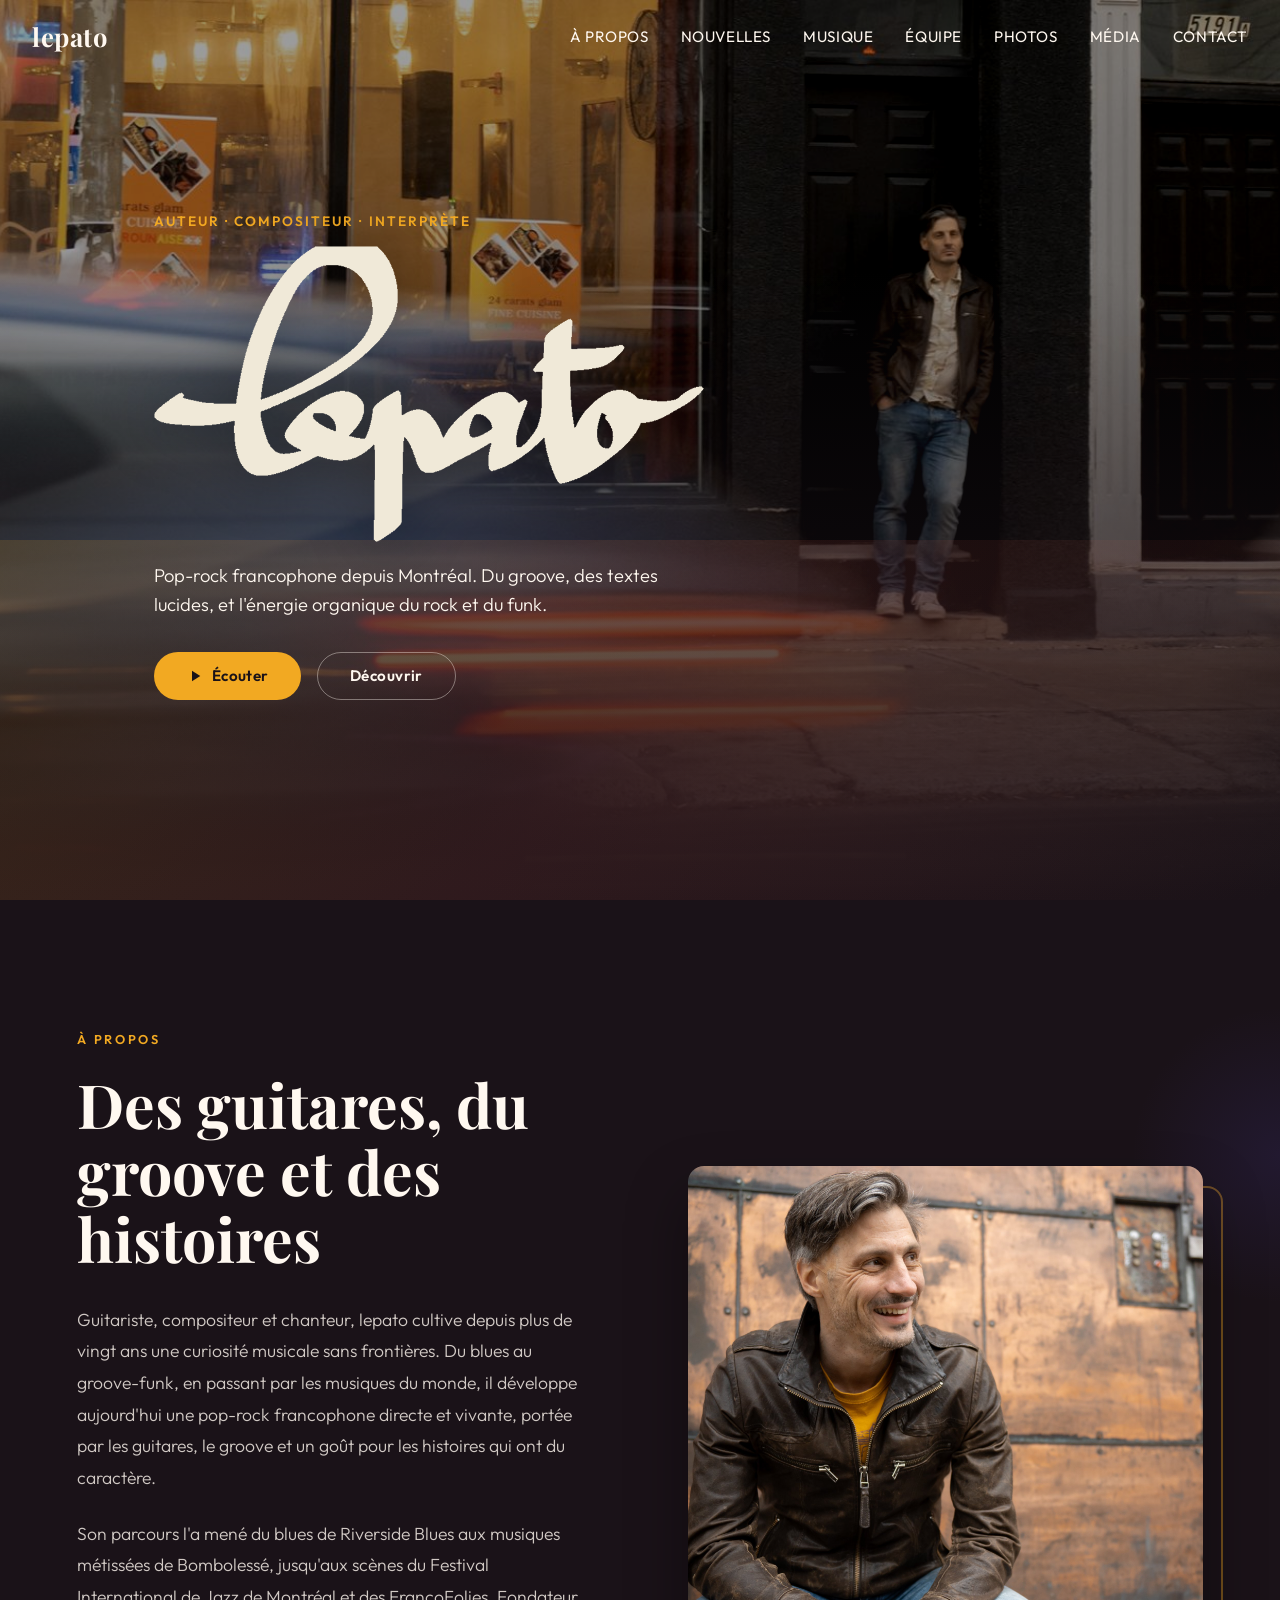
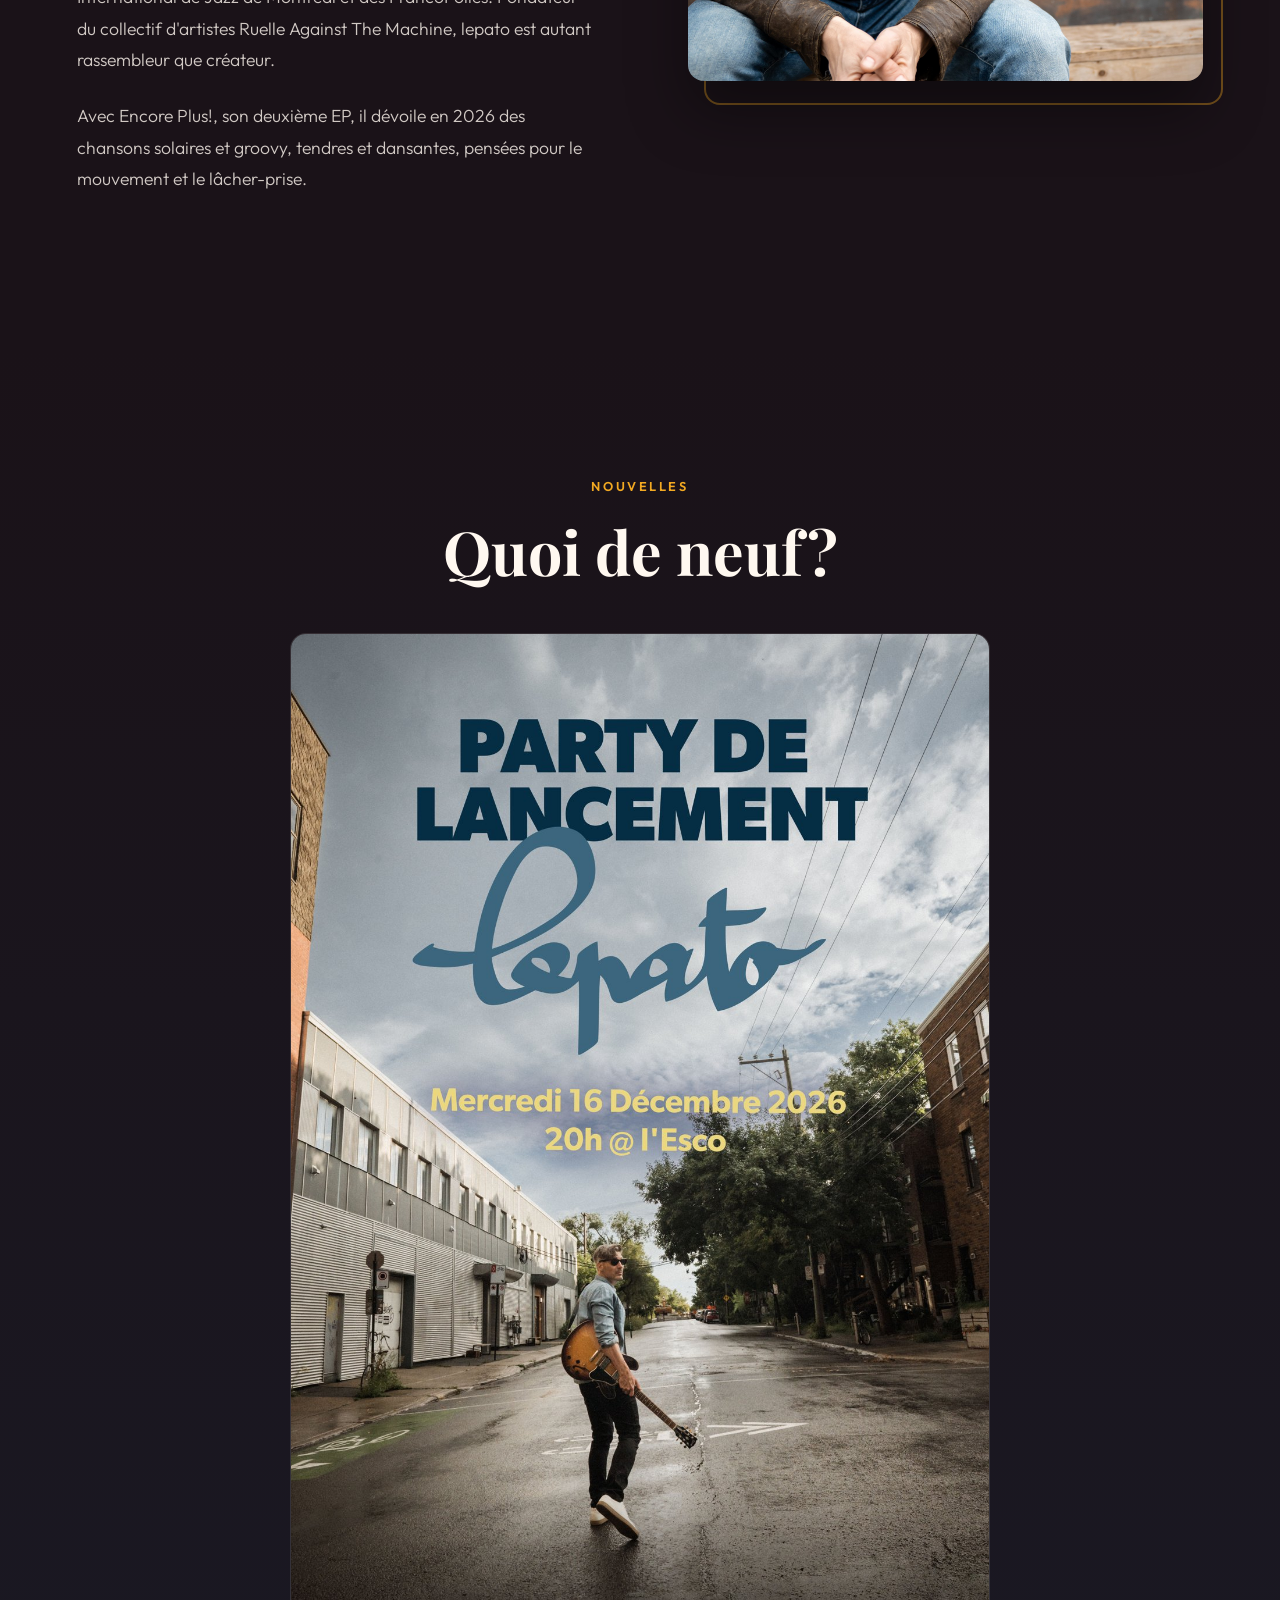
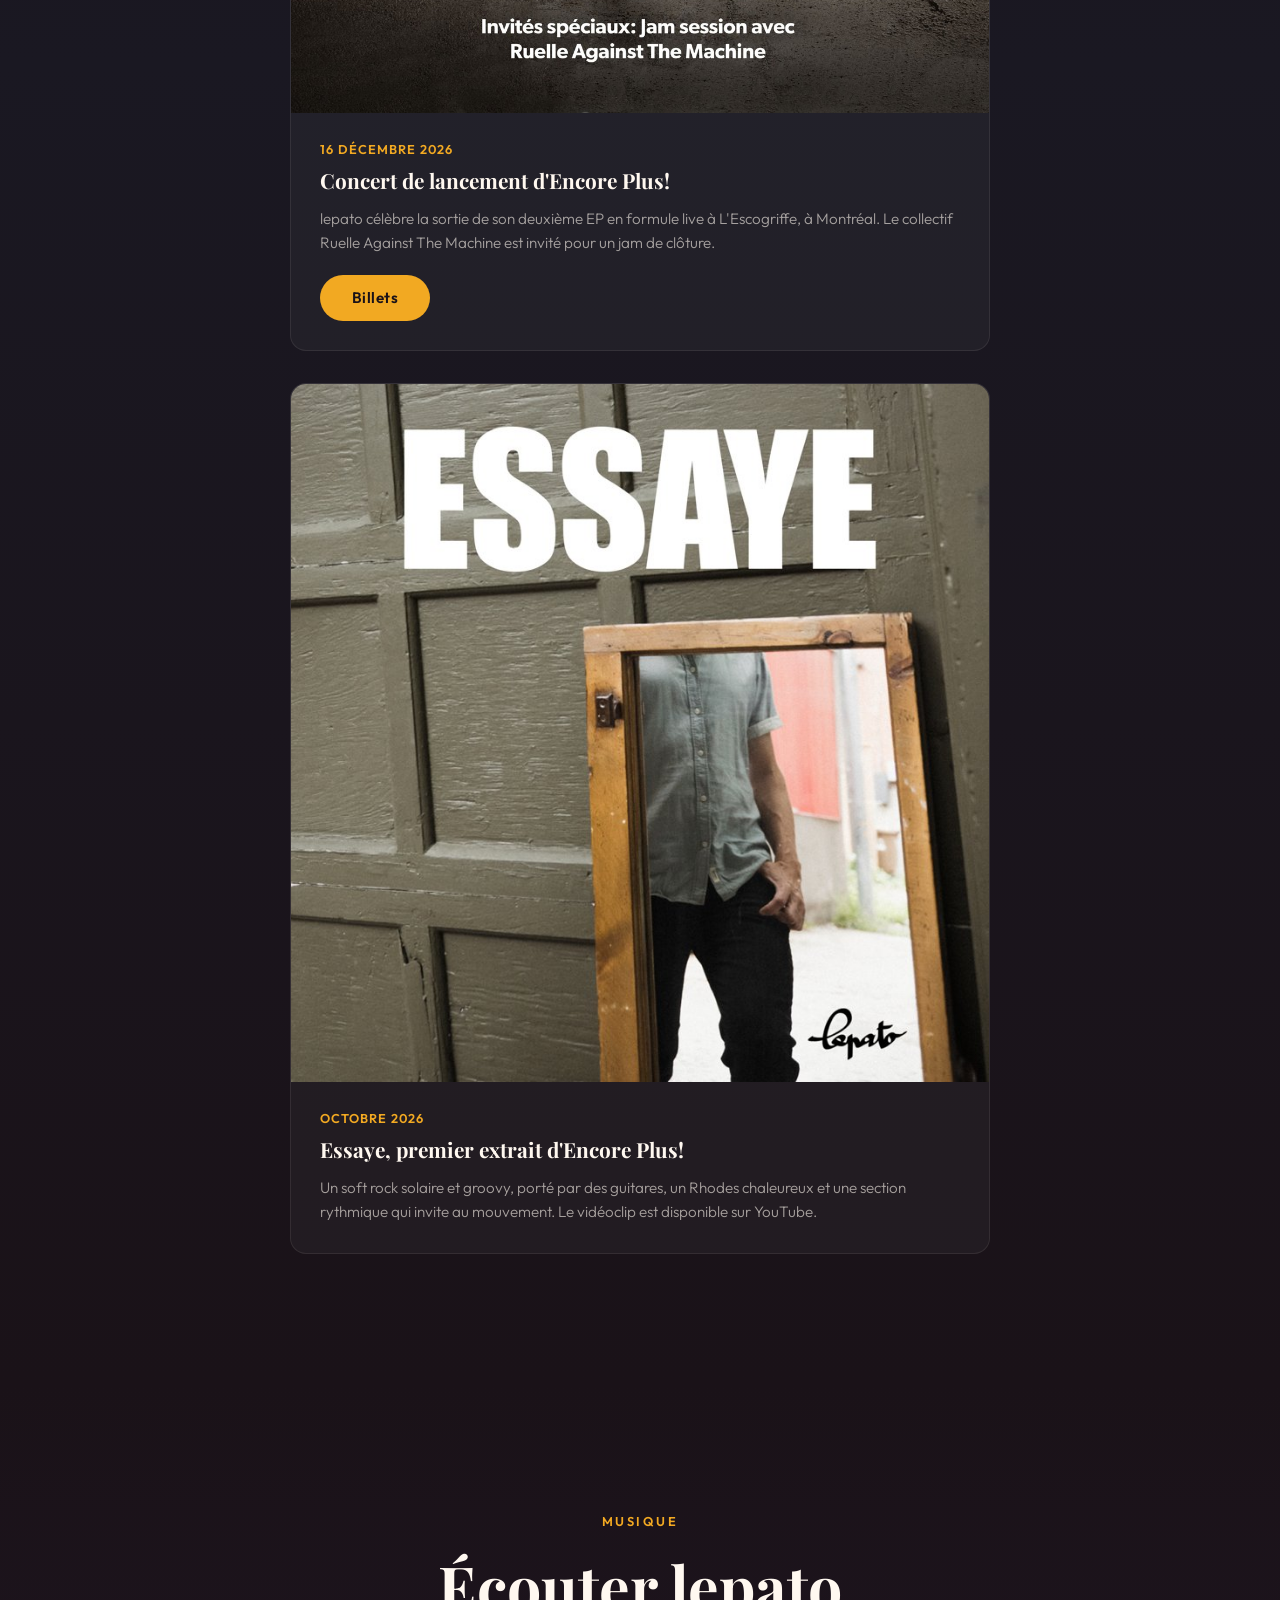
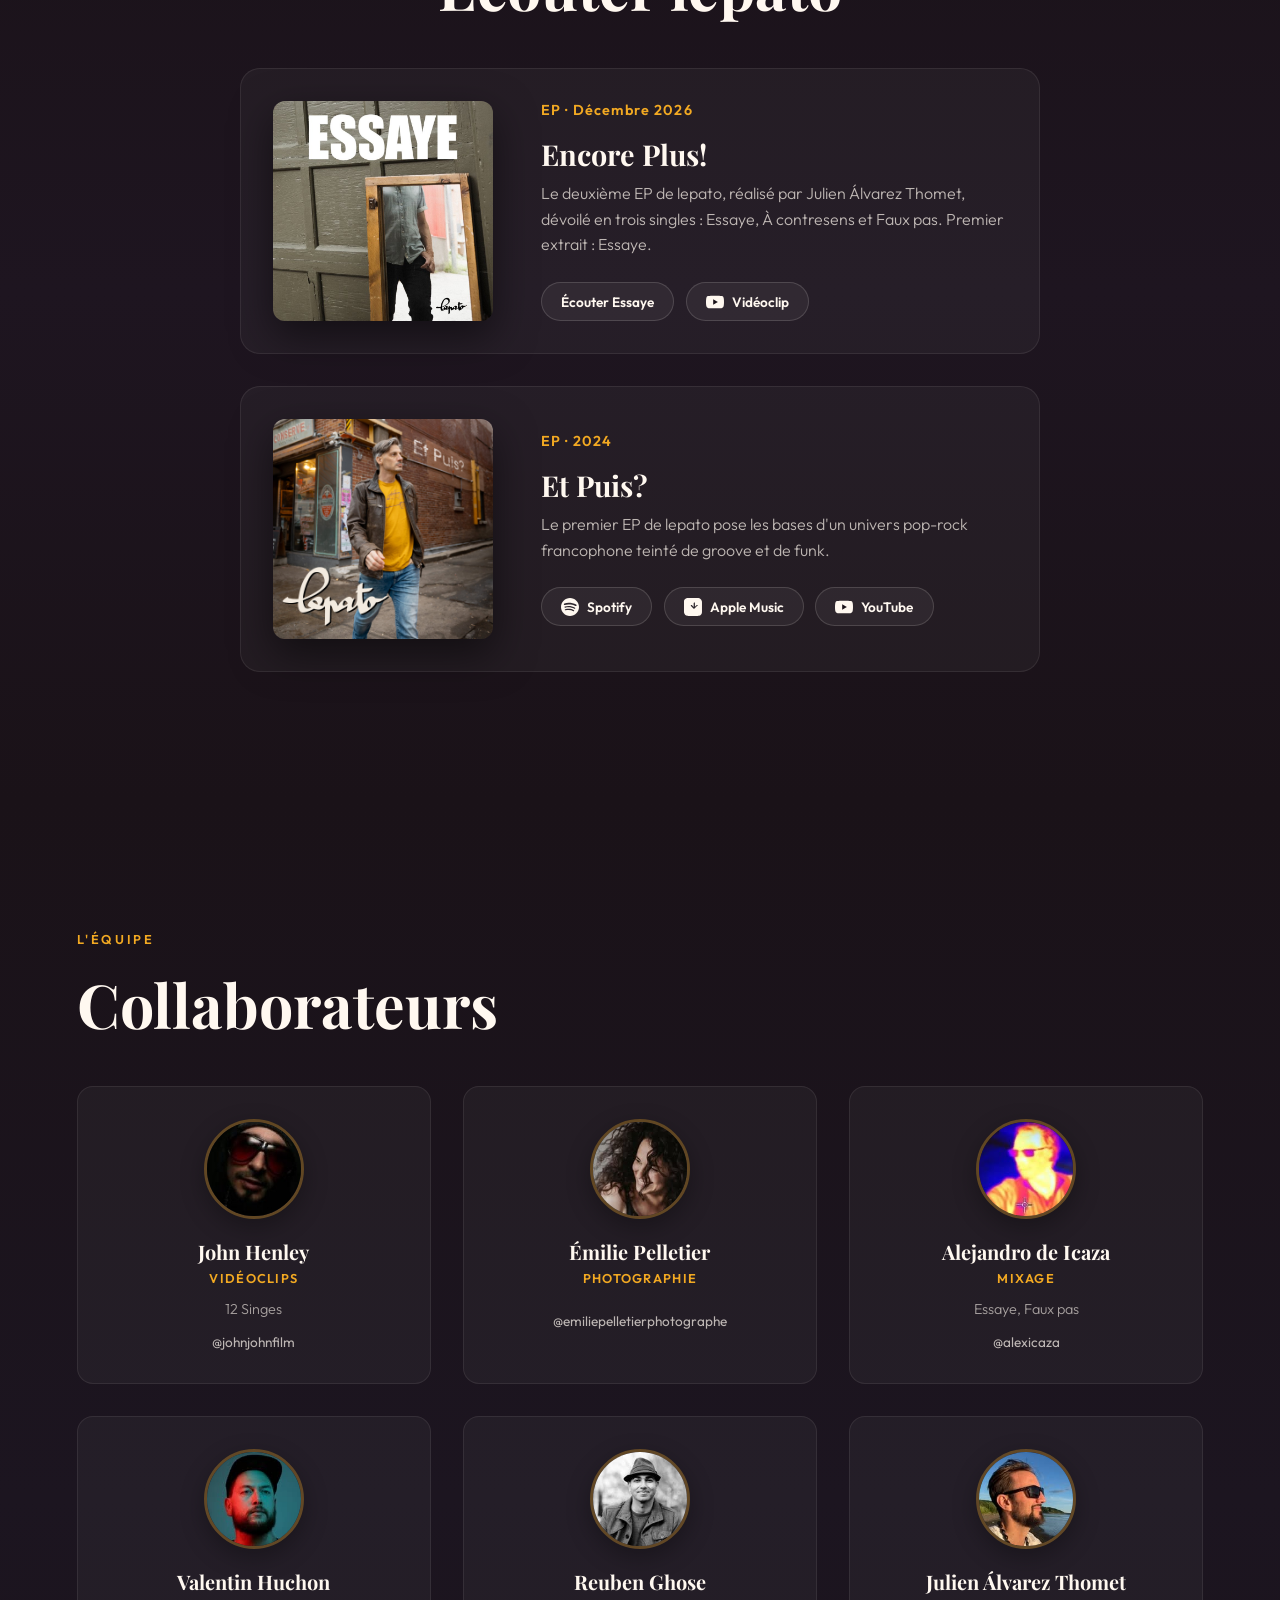
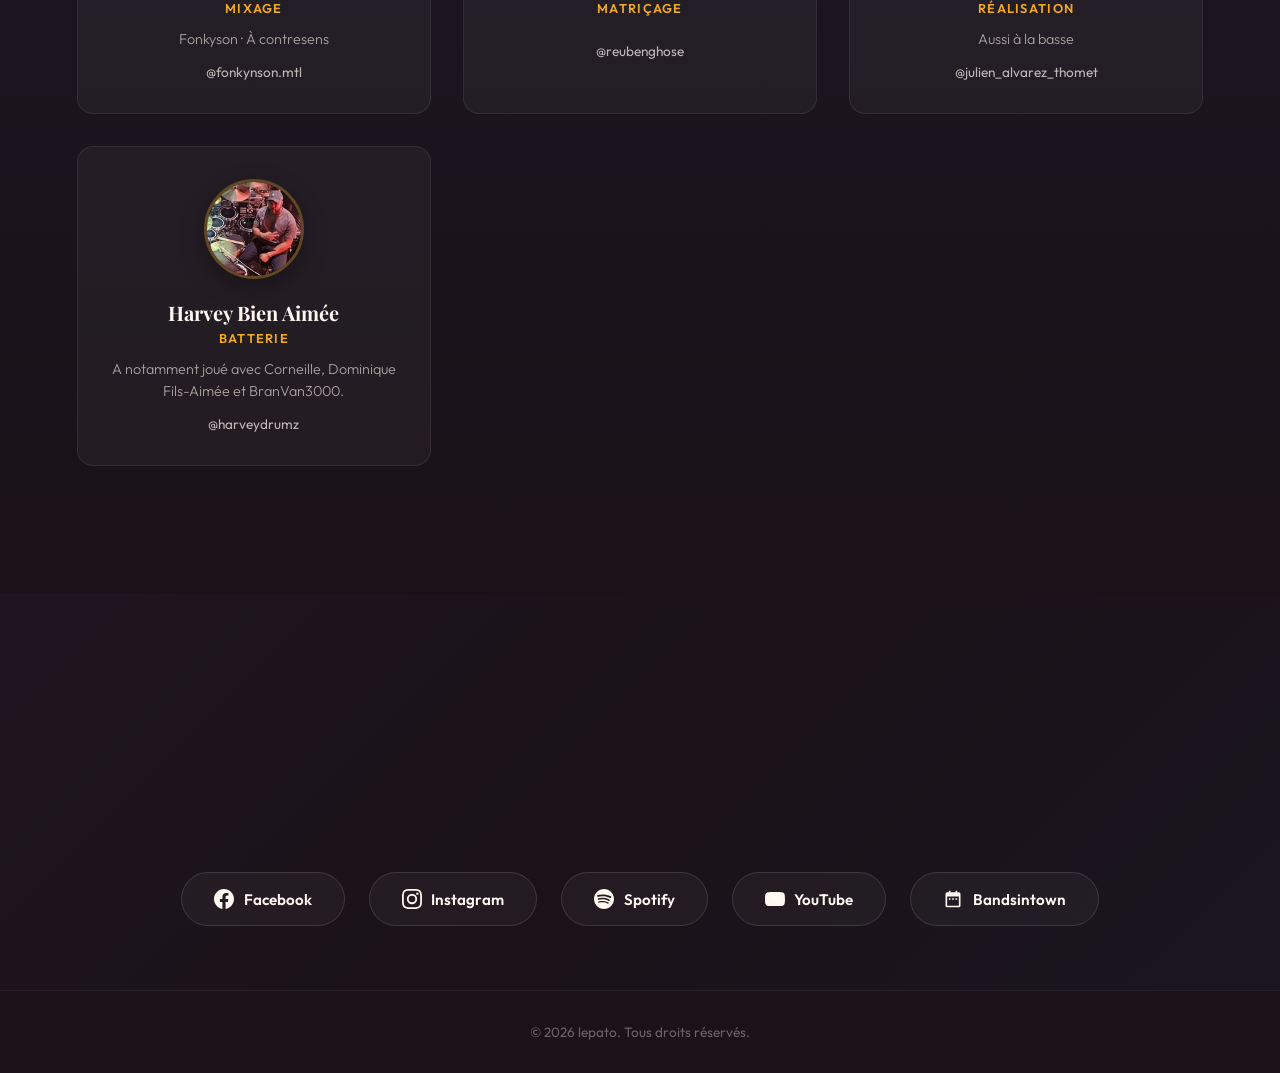
<file: index.html>
<!DOCTYPE html>
<html lang="fr">
<head>
    <meta charset="UTF-8">
    <meta name="viewport" content="width=device-width, initial-scale=1.0">
    <title>lepato — Pop-Rock Francophone</title>
    <meta name="description" content="lepato - Auteur compositeur interprète. Pop-rock francophone avec groove, funk et textes engagés.">
    <link rel="preconnect" href="https://fonts.googleapis.com">
    <link rel="preconnect" href="https://fonts.gstatic.com" crossorigin>
    <link href="https://fonts.googleapis.com/css2?family=Outfit:wght@300;400;600;700;800&family=Playfair+Display:ital,wght@0,700;1,700&display=swap" rel="stylesheet">
    <link rel="stylesheet" href="style.css">
    <link rel="apple-touch-icon" sizes="180x180" href="/apple-touch-icon.png">
    <link rel="icon" type="image/png" sizes="32x32" href="/favicon-32x32.png">
    <link rel="icon" type="image/png" sizes="16x16" href="/favicon-16x16.png">
    <link rel="icon" type="image/x-icon" href="favicon.ico">
</head>
<body>

    <!-- NAV -->
    <nav id="nav">
        <a href="#" class="nav-logo">lepato</a>
        <ul class="nav-links" id="navLinks">
            <li><a href="#about" onclick="closeNav()">À propos</a></li>
            <li><a href="#nouvelles" onclick="closeNav()">Nouvelles</a></li>
            <li><a href="#music" onclick="closeNav()">Musique</a></li>
            <li><a href="#equipe" onclick="closeNav()">Équipe</a></li>
            <li><a href="galerie.html">Photos</a></li>
            <li><a href="media.html">Média</a></li>
            <li><a href="#connect" onclick="closeNav()">Contact</a></li>
        </ul>
        <button class="burger" id="burger" onclick="toggleNav()" aria-label="Menu">
            <span></span><span></span><span></span>
        </button>
    </nav>

    <!-- HERO -->
    <section class="hero">
        <img src="images/banner.jpg" alt="lepato" class="hero-img">
        <div class="hero-overlay"></div>
        <div class="hero-color-accent"></div>
        <div class="hero-content">
            <span class="hero-tag">Auteur · Compositeur · Interprète</span>
            <img src="images/logo.png" alt="lepato" class="hero-logo">
            <p class="hero-subtitle">Pop-rock francophone depuis Montréal. Du groove, des textes lucides, et l'énergie organique du rock et du funk.</p>
            <div class="hero-cta">
                <a href="#music" class="btn btn-primary">
                    <svg width="18" height="18" viewBox="0 0 24 24" fill="currentColor"><path d="M8 5v14l11-7z"/></svg>
                    Écouter
                </a>
                <a href="#about" class="btn btn-outline">Découvrir</a>
            </div>
        </div>
    </section>

    <!-- ABOUT -->
    <section class="about" id="about">
        <div class="about-text reveal">
            <span class="section-label">À propos</span>
            <h2 class="section-title">Des guitares, du groove et des histoires</h2>
            <p>Guitariste, compositeur et chanteur, lepato cultive depuis plus de vingt ans une curiosité musicale sans frontières. Du blues au groove-funk, en passant par les musiques du monde, il développe aujourd'hui une pop-rock francophone directe et vivante, portée par les guitares, le groove et un goût pour les histoires qui ont du caractère.</p>
            <p>Son parcours l'a mené du blues de Riverside Blues aux musiques métissées de Bombolessé, jusqu'aux scènes du Festival International de Jazz de Montréal et des FrancoFolies. Fondateur du collectif d'artistes Ruelle Against The Machine, lepato est autant rassembleur que créateur.</p>
            <p>Avec Encore Plus!, son deuxième EP, il dévoile en 2026 des chansons solaires et groovy, tendres et dansantes, pensées pour le mouvement et le lâcher-prise.</p>
        </div>
        <div class="about-image-wrap reveal">
            <img src="images/photo1.jpg" alt="lepato - Portrait">
        </div>
        <div class="about-decor"></div>
    </section>

    <!-- NEWS (moved before Music) -->
    <section class="news" id="nouvelles">
        <div class="reveal">
            <span class="section-label">Nouvelles</span>
            <h2 class="section-title">Quoi de neuf?</h2>
        </div>
        <div class="news-grid">

            <div class="news-card reveal">
                <img src="images/affiche-lancement.jpg" alt="Affiche du party de lancement de lepato, mercredi 16 décembre 2026, 20 h, à L'Escogriffe" class="news-card-poster">
                <div class="news-card-body">
                    <div class="news-date">16 décembre 2026</div>
                    <div class="news-card-title">Concert de lancement d'Encore Plus!</div>
                    <div class="news-card-text">lepato célèbre la sortie de son deuxième EP en formule live à L'Escogriffe, à Montréal. Le collectif Ruelle Against The Machine est invité pour un jam de clôture.</div>
                    <a href="https://lepointdevente.com/billets/lepato" target="_blank" rel="noopener" class="btn btn-primary" style="margin-top: 1.2rem;">Billets</a>
                </div>
            </div>

            <a href="https://ffm.to/essaye-single" target="_blank" rel="noopener" class="news-card card-link reveal">
                <img src="images/pochette-essaye.jpg" alt="Essaye - pochette du single" class="news-card-poster">
                <div class="news-card-body">
                    <div class="news-date">Octobre 2026</div>
                    <div class="news-card-title">Essaye, premier extrait d'Encore Plus!</div>
                    <div class="news-card-text">Un soft rock solaire et groovy, porté par des guitares, un Rhodes chaleureux et une section rythmique qui invite au mouvement. Le vidéoclip est disponible sur YouTube.</div>
                </div>
            </a>

        </div>
    </section>

    <!-- MUSIC -->
    <section class="music" id="music">
        <div class="reveal">
            <span class="section-label">Musique</span>
            <h2 class="section-title">Écouter lepato</h2>
        </div>
        <div class="ep-card reveal">
            <img src="images/pochette-essaye.jpg" alt="Essaye - pochette du single" class="ep-cover">
            <div class="ep-info">
                <div class="ep-year">EP · Décembre 2026</div>
                <h3>Encore Plus!</h3>
                <p>Le deuxième EP de lepato, réalisé par Julien Álvarez Thomet, dévoilé en trois singles : Essaye, À contresens et Faux pas. Premier extrait : Essaye.</p>
                <div class="streaming-grid">
                    <a href="https://ffm.to/essaye-single" target="_blank" rel="noopener" class="stream-btn">
                        Écouter Essaye
                    </a>
                    <a href="https://youtu.be/WCJkCX4cuIY" target="_blank" rel="noopener" class="stream-btn youtube">
                        <svg viewBox="0 0 24 24"><path d="M23.498 6.186a3.016 3.016 0 0 0-2.122-2.136C19.505 3.545 12 3.545 12 3.545s-7.505 0-9.377.505A3.017 3.017 0 0 0 .502 6.186C0 8.07 0 12 0 12s0 3.93.502 5.814a3.016 3.016 0 0 0 2.122 2.136c1.871.505 9.376.505 9.376.505s7.505 0 9.377-.505a3.015 3.015 0 0 0 2.122-2.136C24 15.93 24 12 24 12s0-3.93-.502-5.814z"/><path fill="#1A1218" d="M9.545 15.568V8.432L15.818 12z"/></svg>
                        Vidéoclip
                    </a>
                </div>
            </div>
        </div>

        <div class="ep-card reveal">
            <img src="images/pochette.jpg" alt="Et Puis? - EP" class="ep-cover">
            <div class="ep-info">
                <div class="ep-year">EP · 2024</div>
                <h3>Et Puis?</h3>
                <p>Le premier EP de lepato pose les bases d'un univers pop-rock francophone teinté de groove et de funk.</p>
                <div class="streaming-grid">
                    <a href="https://open.spotify.com/intl-fr/artist/3qfYZ08eqfKf0qjyGdxuPL" target="_blank" rel="noopener" class="stream-btn spotify">
                        <svg viewBox="0 0 24 24"><path d="M12 0C5.4 0 0 5.4 0 12s5.4 12 12 12 12-5.4 12-12S18.66 0 12 0zm5.521 17.34c-.24.359-.66.48-1.021.24-2.82-1.74-6.36-2.101-10.561-1.141-.418.122-.779-.179-.899-.539-.12-.421.18-.78.54-.9 4.56-1.021 8.52-.6 11.64 1.32.42.18.479.659.301 1.02zm1.44-3.3c-.301.42-.841.6-1.262.3-3.239-1.98-8.159-2.58-11.939-1.38-.479.12-1.02-.12-1.14-.6-.12-.48.12-1.021.6-1.141C9.6 9.9 15 10.561 18.72 12.84c.361.181.54.78.241 1.2zm.12-3.36C15.24 8.4 8.82 8.16 5.16 9.301c-.6.179-1.2-.181-1.38-.721-.18-.601.18-1.2.72-1.381 4.26-1.26 11.28-1.02 15.721 1.621.539.3.719 1.02.419 1.56-.299.421-1.02.599-1.559.3z"/></svg>
                        Spotify
                    </a>
                    <a href="https://music.apple.com/ca/artist/lepato/1727431208" target="_blank" rel="noopener" class="stream-btn apple">
                        <svg viewBox="0 0 24 24"><path d="M23.994 6.124a9.23 9.23 0 0 0-.24-2.19c-.317-1.31-1.062-2.31-2.18-3.043A5.022 5.022 0 0 0 19.32.03a10.5 10.5 0 0 0-1.745-.028C13.537-.003 9.492 0 5.457.003c-.76.001-1.51.07-2.24.274C1.87.617.877 1.41.297 2.682A5.06 5.06 0 0 0 .007 4.61c-.01.36-.012.722-.012 1.082V18.3c.002.39.018.78.065 1.17.153 1.27.69 2.347 1.69 3.163.744.608 1.597.98 2.55 1.12.488.073.98.102 1.472.103h12.47c.478-.002.955-.032 1.43-.103 1.29-.194 2.356-.768 3.165-1.78.555-.697.882-1.494 1.03-2.37.068-.408.1-.822.1-1.235V6.124zm-6.668 4.455l-3.645 3.636a.563.563 0 0 1-.396.165.56.56 0 0 1-.397-.165l-3.641-3.636a.563.563 0 0 1 0-.793l.397-.396a.563.563 0 0 1 .793 0l2.448 2.447V6.563a.563.563 0 0 1 .562-.563h.562c.31 0 .563.252.563.563v5.264l2.447-2.447a.563.563 0 0 1 .793 0l.397.396a.56.56 0 0 1 .117.614z"/></svg>
                        Apple Music
                    </a>
                    <a href="https://www.youtube.com/@lepato3" target="_blank" rel="noopener" class="stream-btn youtube">
                        <svg viewBox="0 0 24 24"><path d="M23.498 6.186a3.016 3.016 0 0 0-2.122-2.136C19.505 3.545 12 3.545 12 3.545s-7.505 0-9.377.505A3.017 3.017 0 0 0 .502 6.186C0 8.07 0 12 0 12s0 3.93.502 5.814a3.016 3.016 0 0 0 2.122 2.136c1.871.505 9.376.505 9.376.505s7.505 0 9.377-.505a3.015 3.015 0 0 0 2.122-2.136C24 15.93 24 12 24 12s0-3.93-.502-5.814z"/><path fill="#1A1218" d="M9.545 15.568V8.432L15.818 12z"/></svg>
                        YouTube
                    </a>
                </div>
            </div>
        </div>
    </section>

    <!-- COLLABORATORS -->
    <section class="collaborators" id="equipe">
        <div class="reveal">
            <span class="section-label">L'équipe</span>
            <h2 class="section-title">Collaborateurs</h2>
        </div>
        <div class="collab-grid">

            <a href="https://www.instagram.com/johnjohnfilm/" target="_blank" rel="noopener" class="collab-card card-link reveal">
                <img src="images/equipe/john-henley.jpg" alt="John Henley" class="collab-avatar" loading="lazy">
                <div class="collab-name">John Henley</div>
                <div class="collab-role">Vidéoclips</div>
                <div class="collab-desc">12 Singes</div>
                <span class="collab-link">@johnjohnfilm</span>
            </a>

            <a href="https://www.instagram.com/emiliepelletierphotographe/" target="_blank" rel="noopener" class="collab-card card-link reveal">
                <img src="images/equipe/emilie-pelletier.jpg" alt="Émilie Pelletier" class="collab-avatar" loading="lazy">
                <div class="collab-name">Émilie Pelletier</div>
                <div class="collab-role">Photographie</div>
                <span class="collab-link">@emiliepelletierphotographe</span>
            </a>

            <a href="https://www.instagram.com/alexicaza/" target="_blank" rel="noopener" class="collab-card card-link reveal">
                <img src="images/equipe/alejandro-de-icaza.jpg" alt="Alejandro de Icaza" class="collab-avatar" loading="lazy">
                <div class="collab-name">Alejandro de Icaza</div>
                <div class="collab-role">Mixage</div>
                <div class="collab-desc">Essaye, Faux pas</div>
                <span class="collab-link">@alexicaza</span>
            </a>

            <a href="https://www.instagram.com/fonkynson.mtl/" target="_blank" rel="noopener" class="collab-card card-link reveal">
                <img src="images/equipe/valentin-huchon.jpg" alt="Valentin Huchon" class="collab-avatar" loading="lazy">
                <div class="collab-name">Valentin Huchon</div>
                <div class="collab-role">Mixage</div>
                <div class="collab-desc">Fonkyson · À contresens</div>
                <span class="collab-link">@fonkynson.mtl</span>
            </a>

            <a href="https://www.instagram.com/reubenghose/" target="_blank" rel="noopener" class="collab-card card-link reveal">
                <img src="images/equipe/reuben-ghose.jpg" alt="Reuben Ghose" class="collab-avatar" loading="lazy">
                <div class="collab-name">Reuben Ghose</div>
                <div class="collab-role">Matriçage</div>
                <span class="collab-link">@reubenghose</span>
            </a>

            <a href="https://www.instagram.com/julien_alvarez_thomet/" target="_blank" rel="noopener" class="collab-card card-link reveal">
                <img src="images/equipe/julien-alvarez-thomet.jpg" alt="Julien Álvarez Thomet" class="collab-avatar" loading="lazy">
                <div class="collab-name">Julien Álvarez Thomet</div>
                <div class="collab-role">Réalisation</div>
                <div class="collab-desc">Aussi à la basse</div>
                <span class="collab-link">@julien_alvarez_thomet</span>
            </a>

            <a href="https://www.instagram.com/harveydrumz/" target="_blank" rel="noopener" class="collab-card card-link reveal">
                <img src="images/equipe/harvey-bien-aimee.jpg" alt="Harvey Bien Aimée" class="collab-avatar" loading="lazy">
                <div class="collab-name">Harvey Bien Aimée</div>
                <div class="collab-role">Batterie</div>
                <div class="collab-desc">A notamment joué avec Corneille, Dominique Fils-Aimée et BranVan3000.</div>
                <span class="collab-link">@harveydrumz</span>
            </a>

            <a href="https://www.instagram.com/alixnoelguery/" target="_blank" rel="noopener" class="collab-card card-link reveal">
                <img src="images/equipe/alix-noel.jpg" alt="Alix Noël" class="collab-avatar" loading="lazy">
                <div class="collab-name">Alix Noël</div>
                <div class="collab-role">Claviers</div>
                <span class="collab-link">@alixnoelguery</span>
            </a>

        </div>
    </section>

    <!-- CONNECT -->
    <section class="connect" id="connect">
        <div class="reveal">
            <span class="section-label">Connecter</span>
            <h2 class="section-title">Suivre lepato</h2>
        </div>
        <div class="social-grid reveal">
            <a href="https://www.facebook.com/profile.php?id=61554589496382" target="_blank" rel="noopener" class="social-link">
                <svg viewBox="0 0 24 24"><path d="M24 12.073c0-6.627-5.373-12-12-12s-12 5.373-12 12c0 5.99 4.388 10.954 10.125 11.854v-8.385H7.078v-3.47h3.047V9.43c0-3.007 1.792-4.669 4.533-4.669 1.312 0 2.686.235 2.686.235v2.953H15.83c-1.491 0-1.956.925-1.956 1.874v2.25h3.328l-.532 3.47h-2.796v8.385C19.612 23.027 24 18.062 24 12.073z"/></svg>
                Facebook
            </a>
            <a href="https://instagram.com/lepato.musique?igshid=OGQ5ZDc2ODk2ZA==" target="_blank" rel="noopener" class="social-link">
                <svg viewBox="0 0 24 24"><path d="M12 2.163c3.204 0 3.584.012 4.85.07 3.252.148 4.771 1.691 4.919 4.919.058 1.265.069 1.645.069 4.849 0 3.205-.012 3.584-.069 4.849-.149 3.225-1.664 4.771-4.919 4.919-1.266.058-1.644.07-4.85.07-3.204 0-3.584-.012-4.849-.07-3.26-.149-4.771-1.699-4.919-4.92-.058-1.265-.07-1.644-.07-4.849 0-3.204.013-3.583.07-4.849.149-3.227 1.664-4.771 4.919-4.919 1.266-.057 1.645-.069 4.849-.069zM12 0C8.741 0 8.333.014 7.053.072 2.695.272.273 2.69.073 7.052.014 8.333 0 8.741 0 12c0 3.259.014 3.668.072 4.948.2 4.358 2.618 6.78 6.98 6.98C8.333 23.986 8.741 24 12 24c3.259 0 3.668-.014 4.948-.072 4.354-.2 6.782-2.618 6.979-6.98.059-1.28.073-1.689.073-4.948 0-3.259-.014-3.667-.072-4.947-.196-4.354-2.617-6.78-6.979-6.98C15.668.014 15.259 0 12 0zm0 5.838a6.162 6.162 0 1 0 0 12.324 6.162 6.162 0 0 0 0-12.324zM12 16a4 4 0 1 1 0-8 4 4 0 0 1 0 8zm6.406-11.845a1.44 1.44 0 1 0 0 2.881 1.44 1.44 0 0 0 0-2.881z"/></svg>
                Instagram
            </a>
            <a href="https://open.spotify.com/intl-fr/artist/3qfYZ08eqfKf0qjyGdxuPL" target="_blank" rel="noopener" class="social-link">
                <svg viewBox="0 0 24 24"><path d="M12 0C5.4 0 0 5.4 0 12s5.4 12 12 12 12-5.4 12-12S18.66 0 12 0zm5.521 17.34c-.24.359-.66.48-1.021.24-2.82-1.74-6.36-2.101-10.561-1.141-.418.122-.779-.179-.899-.539-.12-.421.18-.78.54-.9 4.56-1.021 8.52-.6 11.64 1.32.42.18.479.659.301 1.02zm1.44-3.3c-.301.42-.841.6-1.262.3-3.239-1.98-8.159-2.58-11.939-1.38-.479.12-1.02-.12-1.14-.6-.12-.48.12-1.021.6-1.141C9.6 9.9 15 10.561 18.72 12.84c.361.181.54.78.241 1.2zm.12-3.36C15.24 8.4 8.82 8.16 5.16 9.301c-.6.179-1.2-.181-1.38-.721-.18-.601.18-1.2.72-1.381 4.26-1.26 11.28-1.02 15.721 1.621.539.3.719 1.02.419 1.56-.299.421-1.02.599-1.559.3z"/></svg>
                Spotify
            </a>
            <a href="https://www.youtube.com/@lepato3" target="_blank" rel="noopener" class="social-link">
                <svg viewBox="0 0 24 24"><path d="M23.498 6.186a3.016 3.016 0 0 0-2.122-2.136C19.505 3.545 12 3.545 12 3.545s-7.505 0-9.377.505A3.017 3.017 0 0 0 .502 6.186C0 8.07 0 12 0 12s0 3.93.502 5.814a3.016 3.016 0 0 0 2.122 2.136c1.871.505 9.376.505 9.376.505s7.505 0 9.377-.505a3.015 3.015 0 0 0 2.122-2.136C24 15.93 24 12 24 12s0-3.93-.502-5.814z"/><path fill="#fff" d="M9.545 15.568V8.432L15.818 12z"/></svg>
                YouTube
            </a>
            <a href="https://www.bandsintown.com/fr/a/15660860-lepato" target="_blank" rel="noopener" class="social-link">
                <svg viewBox="0 0 24 24"><path d="M7 2v2H5a2 2 0 0 0-2 2v14a2 2 0 0 0 2 2h14a2 2 0 0 0 2-2V6a2 2 0 0 0-2-2h-2V2h-2v2H9V2H7zM5 9h14v11H5V9zm2 2v2h2v-2H7zm4 0v2h2v-2h-2zm4 0v2h2v-2h-2z"/></svg>
                Bandsintown
            </a>
        </div>
    </section>

    <!-- FOOTER -->
    <footer>
        <p>&copy; 2026 lepato. Tous droits réservés.</p>
    </footer>

    <script>
        // Nav scroll effect
        const nav = document.getElementById('nav');
        window.addEventListener('scroll', () => {
            nav.classList.toggle('scrolled', window.scrollY > 60);
        });

        // Mobile nav
        function toggleNav() {
            document.getElementById('navLinks').classList.toggle('open');
        }
        function closeNav() {
            document.getElementById('navLinks').classList.remove('open');
        }

        // Scroll reveal
        const observer = new IntersectionObserver((entries) => {
            entries.forEach((entry, i) => {
                if (entry.isIntersecting) {
                    setTimeout(() => {
                        entry.target.classList.add('visible');
                    }, i * 120);
                    observer.unobserve(entry.target);
                }
            });
        }, { threshold: 0.15 });

        document.querySelectorAll('.reveal').forEach(el => observer.observe(el));
    </script>

</body>
</html>
</file>
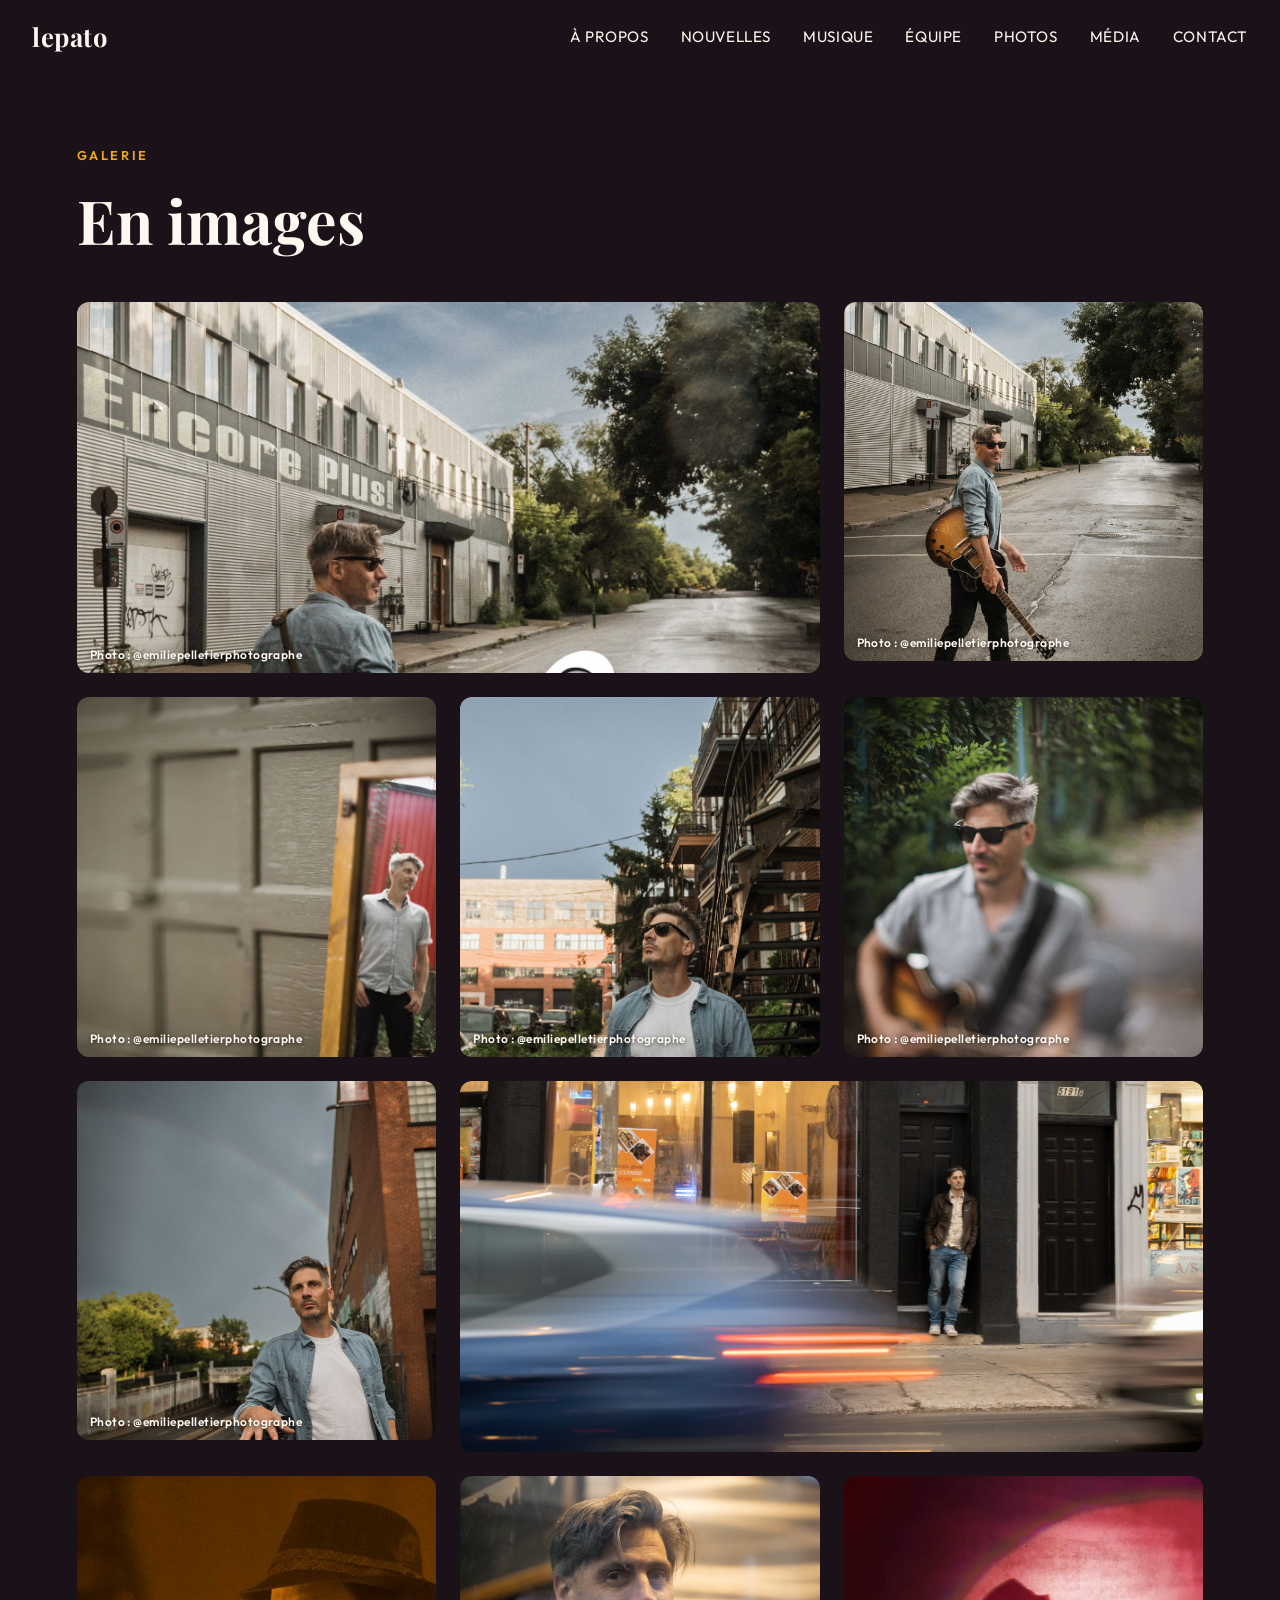
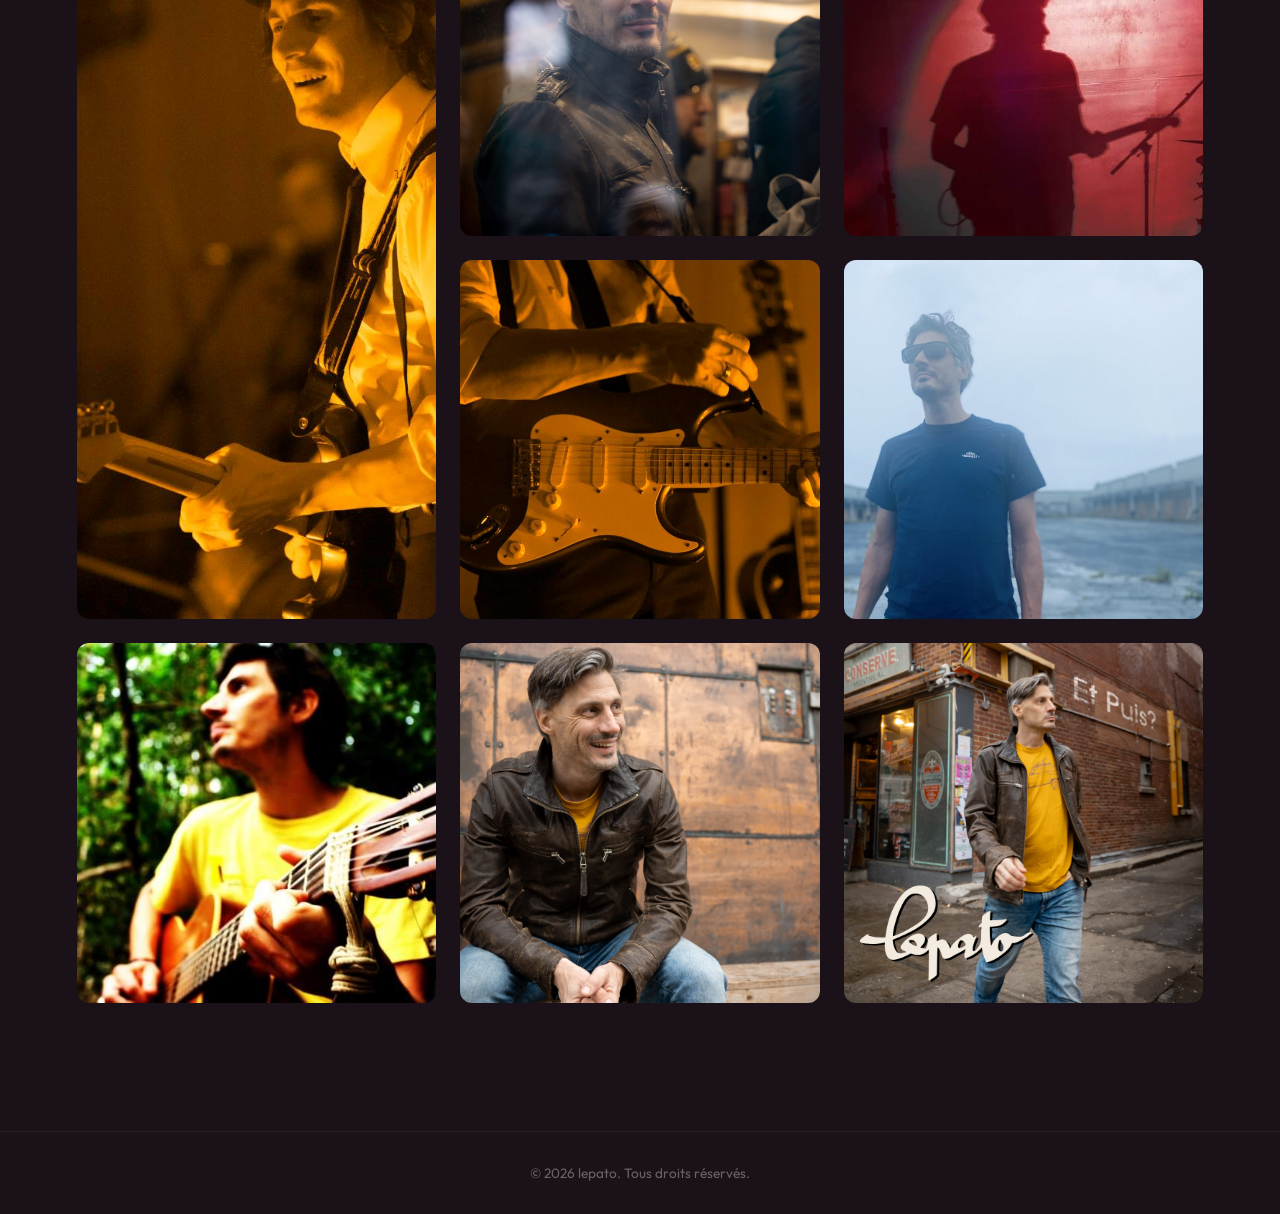
<file: galerie.html>
<!DOCTYPE html>
<html lang="fr">
<head>
    <meta charset="UTF-8">
    <meta name="viewport" content="width=device-width, initial-scale=1.0">
    <title>Galerie — lepato</title>
    <meta name="description" content="lepato - Auteur compositeur interprète. Pop-rock francophone avec groove, funk et textes engagés.">
    <link rel="preconnect" href="https://fonts.googleapis.com">
    <link rel="preconnect" href="https://fonts.gstatic.com" crossorigin>
    <link href="https://fonts.googleapis.com/css2?family=Outfit:wght@300;400;600;700;800&family=Playfair+Display:ital,wght@0,700;1,700&display=swap" rel="stylesheet">
    <link rel="stylesheet" href="style.css">
    <link rel="apple-touch-icon" sizes="180x180" href="/apple-touch-icon.png">
    <link rel="icon" type="image/png" sizes="32x32" href="/favicon-32x32.png">
    <link rel="icon" type="image/png" sizes="16x16" href="/favicon-16x16.png">
    <link rel="icon" type="image/x-icon" href="favicon.ico">
</head>
<body>
    <!-- NAV -->
    <nav id="nav">
        <a href="index.html" class="nav-logo">lepato</a>
        <ul class="nav-links" id="navLinks">
            <li><a href="index.html#about" onclick="closeNav()">À propos</a></li>
            <li><a href="index.html#nouvelles" onclick="closeNav()">Nouvelles</a></li>
            <li><a href="index.html#music" onclick="closeNav()">Musique</a></li>
            <li><a href="index.html#equipe" onclick="closeNav()">Équipe</a></li>
            <li><a href="galerie.html">Photos</a></li>
            <li><a href="media.html">Média</a></li>
            <li><a href="index.html#connect" onclick="closeNav()">Contact</a></li>
        </ul>
        <button class="burger" id="burger" onclick="toggleNav()" aria-label="Menu">
            <span></span><span></span><span></span>
        </button>
    </nav>

    <!-- GALLERY -->
    <section class="gallery gallery-page" id="photos">
        <div class="reveal">
            <span class="section-label">Galerie</span>
            <h2 class="section-title">En images</h2>
        </div>
        <div class="gallery-grid">
            <div class="gallery-item wide reveal">
                <img src="images/ep-cover-shoot.jpg" alt="lepato, guitare à l'épaule, devant un bâtiment industriel" loading="lazy">
                <a href="https://www.instagram.com/emiliepelletierphotographe/" class="gallery-credit" target="_blank" rel="noopener">Photo : @emiliepelletierphotographe</a>
            </div>
            <div class="gallery-item reveal">
                <img src="images/emilie-1.jpg" alt="lepato traverse la rue avec sa guitare" loading="lazy">
                <a href="https://www.instagram.com/emiliepelletierphotographe/" class="gallery-credit" target="_blank" rel="noopener">Photo : @emiliepelletierphotographe</a>
            </div>
            <div class="gallery-item reveal">
                <img src="images/emilie-2.jpg" alt="lepato dans un cadre de porte" loading="lazy">
                <a href="https://www.instagram.com/emiliepelletierphotographe/" class="gallery-credit" target="_blank" rel="noopener">Photo : @emiliepelletierphotographe</a>
            </div>
            <div class="gallery-item reveal">
                <img src="images/emilie-3.jpg" alt="lepato regarde vers le ciel dans une ruelle" loading="lazy">
                <a href="https://www.instagram.com/emiliepelletierphotographe/" class="gallery-credit" target="_blank" rel="noopener">Photo : @emiliepelletierphotographe</a>
            </div>
            <div class="gallery-item reveal">
                <img src="images/emilie-4.jpg" alt="lepato à la guitare" loading="lazy">
                <a href="https://www.instagram.com/emiliepelletierphotographe/" class="gallery-credit" target="_blank" rel="noopener">Photo : @emiliepelletierphotographe</a>
            </div>
            <div class="gallery-item reveal">
                <img src="images/emilie-5.jpg" alt="lepato appuyé à une rampe" loading="lazy">
                <a href="https://www.instagram.com/emiliepelletierphotographe/" class="gallery-credit" target="_blank" rel="noopener">Photo : @emiliepelletierphotographe</a>
            </div>
            <div class="gallery-item wide reveal">
                <img src="images/banner.jpg" alt="lepato en ville">
            </div>
            <div class="gallery-item tall reveal">
                <img src="images/hat.jpg" alt="lepato en concert">
            </div>
            <div class="gallery-item reveal">
                <img src="images/photo2.jpg" alt="lepato portrait">
            </div>
            <div class="gallery-item reveal">
                <img src="images/shade.jpg" alt="lepato silhouette">
            </div>
            <div class="gallery-item reveal">
                <img src="images/hands.jpg" alt="lepato guitare">
            </div>
            <div class="gallery-item reveal">
                <img src="images/blue.jpg" alt="lepato portrait bleu">
            </div>
            <div class="gallery-item reveal">
                <img src="images/wood.jpg" alt="lepato acoustique">
            </div>
            <div class="gallery-item reveal">
                <img src="images/photo1.jpg" alt="lepato assis">
            </div>
            <div class="gallery-item reveal">
                <img src="images/pochette.jpg" alt="Et Puis? pochette">
            </div>
        </div>
    </section>

    <!-- FOOTER -->
    <footer>
        <p>&copy; 2026 lepato. Tous droits réservés.</p>
    </footer>

    <script>
        // Nav scroll effect
        const nav = document.getElementById('nav');
        window.addEventListener('scroll', () => {
            nav.classList.toggle('scrolled', window.scrollY > 60);
        });

        // Mobile nav
        function toggleNav() {
            document.getElementById('navLinks').classList.toggle('open');
        }
        function closeNav() {
            document.getElementById('navLinks').classList.remove('open');
        }

        // Scroll reveal
        const observer = new IntersectionObserver((entries) => {
            entries.forEach((entry, i) => {
                if (entry.isIntersecting) {
                    setTimeout(() => {
                        entry.target.classList.add('visible');
                    }, i * 120);
                    observer.unobserve(entry.target);
                }
            });
        }, { threshold: 0.15 });

        document.querySelectorAll('.reveal').forEach(el => observer.observe(el));
    </script>

</body>
</html>
</file>
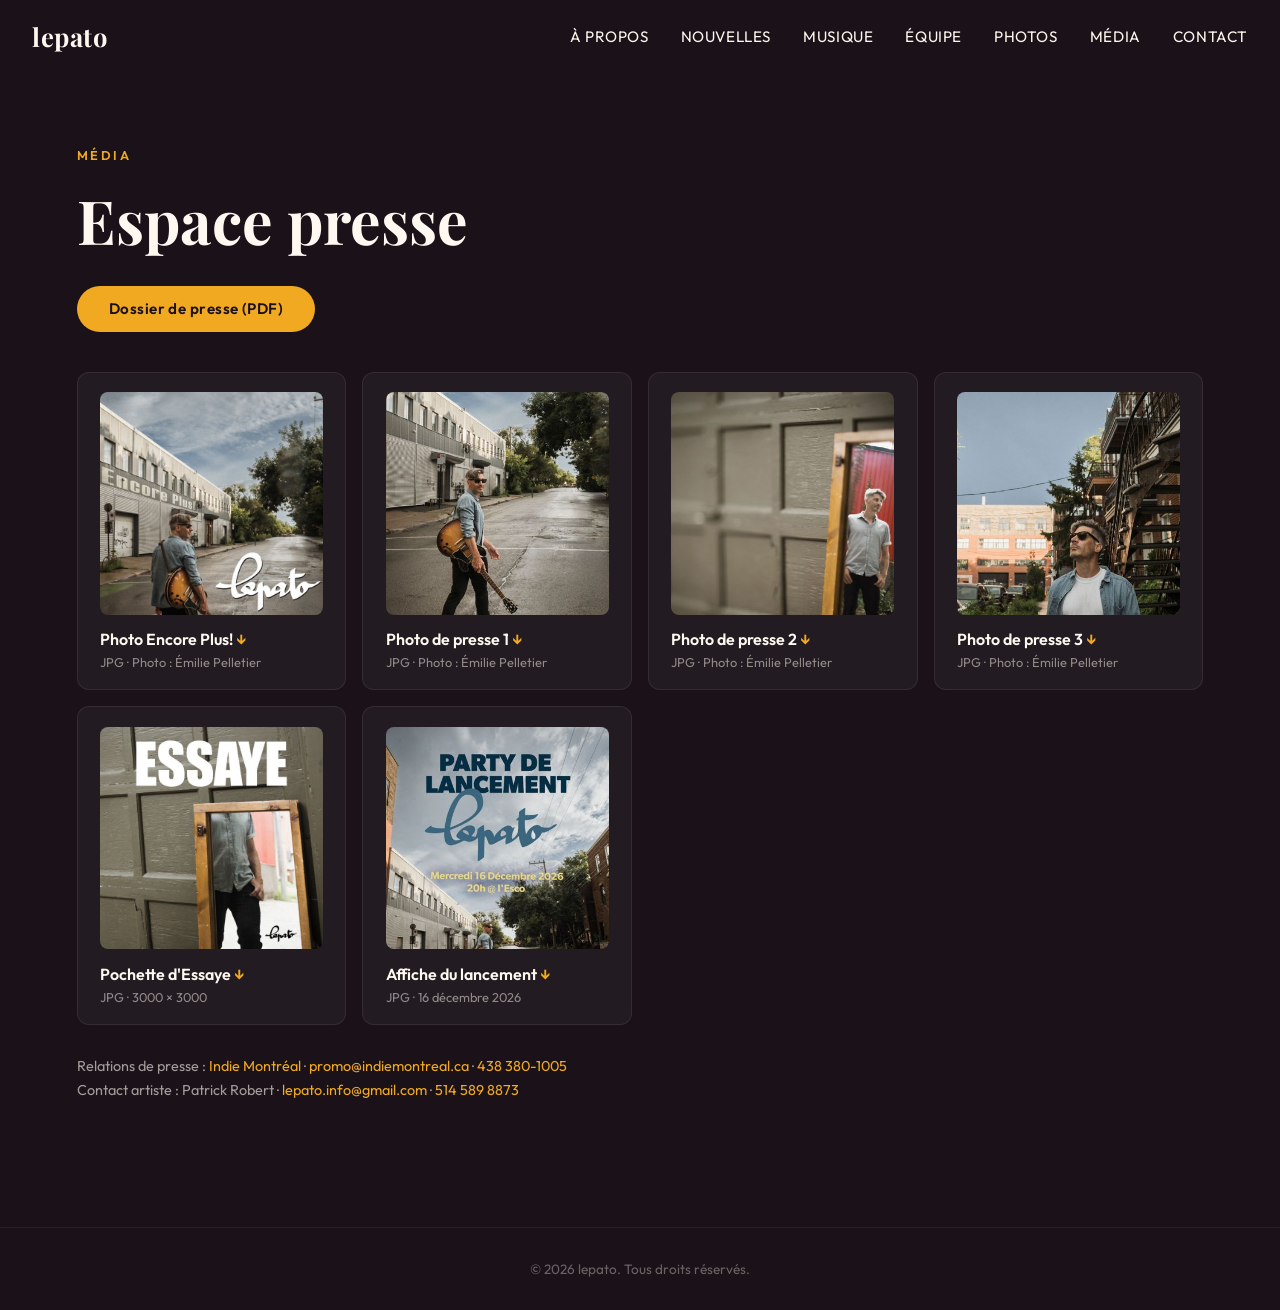
<file: media.html>
<!DOCTYPE html>
<html lang="fr">
<head>
    <meta charset="UTF-8">
    <meta name="viewport" content="width=device-width, initial-scale=1.0">
    <title>Média — lepato</title>
    <meta name="description" content="lepato - Auteur compositeur interprète. Pop-rock francophone avec groove, funk et textes engagés.">
    <link rel="preconnect" href="https://fonts.googleapis.com">
    <link rel="preconnect" href="https://fonts.gstatic.com" crossorigin>
    <link href="https://fonts.googleapis.com/css2?family=Outfit:wght@300;400;600;700;800&family=Playfair+Display:ital,wght@0,700;1,700&display=swap" rel="stylesheet">
    <link rel="stylesheet" href="style.css">
    <link rel="apple-touch-icon" sizes="180x180" href="/apple-touch-icon.png">
    <link rel="icon" type="image/png" sizes="32x32" href="/favicon-32x32.png">
    <link rel="icon" type="image/png" sizes="16x16" href="/favicon-16x16.png">
    <link rel="icon" type="image/x-icon" href="favicon.ico">
</head>
<body>
    <!-- NAV -->
    <nav id="nav">
        <a href="index.html" class="nav-logo">lepato</a>
        <ul class="nav-links" id="navLinks">
            <li><a href="index.html#about" onclick="closeNav()">À propos</a></li>
            <li><a href="index.html#nouvelles" onclick="closeNav()">Nouvelles</a></li>
            <li><a href="index.html#music" onclick="closeNav()">Musique</a></li>
            <li><a href="index.html#equipe" onclick="closeNav()">Équipe</a></li>
            <li><a href="galerie.html">Photos</a></li>
            <li><a href="media.html">Média</a></li>
            <li><a href="index.html#connect" onclick="closeNav()">Contact</a></li>
        </ul>
        <button class="burger" id="burger" onclick="toggleNav()" aria-label="Menu">
            <span></span><span></span><span></span>
        </button>
    </nav>

    <!-- MEDIA -->
    <section class="media gallery-page" id="media">
        <div class="reveal">
            <span class="section-label">Média</span>
            <h2 class="section-title">Espace presse</h2>
        </div>
        <a href="presse/lepato-dossier-de-presse.pdf" class="btn btn-primary reveal" target="_blank" rel="noopener">Dossier de presse (PDF)</a>
        <div class="media-grid reveal">
            <a href="presse/lepato-encore-plus-photo-emilie-pelletier.jpg" class="media-item" download>
                <img src="presse/miniatures/lepato-encore-plus-photo-emilie-pelletier.jpg" alt="Photo Encore Plus!" class="media-thumb" loading="lazy">
                <span class="media-title">Photo Encore Plus!</span>
                <span class="media-meta">JPG · Photo : Émilie Pelletier</span>
            </a>
            <a href="presse/lepato-photo-1-emilie-pelletier.jpg" class="media-item" download>
                <img src="presse/miniatures/lepato-photo-1-emilie-pelletier.jpg" alt="Photo de presse 1" class="media-thumb" loading="lazy">
                <span class="media-title">Photo de presse 1</span>
                <span class="media-meta">JPG · Photo : Émilie Pelletier</span>
            </a>
            <a href="presse/lepato-photo-2-emilie-pelletier.jpg" class="media-item" download>
                <img src="presse/miniatures/lepato-photo-2-emilie-pelletier.jpg" alt="Photo de presse 2" class="media-thumb" loading="lazy">
                <span class="media-title">Photo de presse 2</span>
                <span class="media-meta">JPG · Photo : Émilie Pelletier</span>
            </a>
            <a href="presse/lepato-photo-3-emilie-pelletier.jpg" class="media-item" download>
                <img src="presse/miniatures/lepato-photo-3-emilie-pelletier.jpg" alt="Photo de presse 3" class="media-thumb" loading="lazy">
                <span class="media-title">Photo de presse 3</span>
                <span class="media-meta">JPG · Photo : Émilie Pelletier</span>
            </a>
            <a href="presse/lepato-essaye-pochette.jpg" class="media-item" download>
                <img src="presse/miniatures/lepato-essaye-pochette.jpg" alt="Pochette d'Essaye" class="media-thumb" loading="lazy">
                <span class="media-title">Pochette d'Essaye</span>
                <span class="media-meta">JPG · 3000 × 3000</span>
            </a>
            <a href="presse/lepato-affiche-lancement-2026-12-16.jpg" class="media-item" download>
                <img src="presse/miniatures/lepato-affiche-lancement-2026-12-16.jpg" alt="Affiche du lancement" class="media-thumb" style="object-position: top;" loading="lazy">
                <span class="media-title">Affiche du lancement</span>
                <span class="media-meta">JPG · 16 décembre 2026</span>
            </a>
        </div>
        <p class="media-contact reveal">Relations de presse : <a href="https://www.indiemontreal.ca/" target="_blank" rel="noopener">Indie Montréal</a> · <a href="mailto:promo@indiemontreal.ca">promo@indiemontreal.ca</a> · <a href="tel:+14383801005">438 380-1005</a></p>
        <p class="media-contact reveal">Contact artiste : Patrick Robert · <a href="mailto:lepato.info@gmail.com">lepato.info@gmail.com</a> · <a href="tel:+15145898873">514 589 8873</a></p>
    </section>

    <!-- FOOTER -->
    <footer>
        <p>&copy; 2026 lepato. Tous droits réservés.</p>
    </footer>

    <script>
        // Nav scroll effect
        const nav = document.getElementById('nav');
        window.addEventListener('scroll', () => {
            nav.classList.toggle('scrolled', window.scrollY > 60);
        });

        // Mobile nav
        function toggleNav() {
            document.getElementById('navLinks').classList.toggle('open');
        }
        function closeNav() {
            document.getElementById('navLinks').classList.remove('open');
        }

        // Scroll reveal
        const observer = new IntersectionObserver((entries) => {
            entries.forEach((entry, i) => {
                if (entry.isIntersecting) {
                    setTimeout(() => {
                        entry.target.classList.add('visible');
                    }, i * 120);
                    observer.unobserve(entry.target);
                }
            });
        }, { threshold: 0.15 });

        document.querySelectorAll('.reveal').forEach(el => observer.observe(el));
    </script>

</body>
</html>
</file>
<file: style.css>
:root {
    --sun: #F2A922;
    --coral: #E85D4A;
    --electric: #5B4CDB;
    --teal: #1DB9A0;
    --cream: #FFF8F0;
    --dark: #1A1218;
    --warm-gray: #3D3438;
}

* { margin: 0; padding: 0; box-sizing: border-box; }

html {
    scroll-behavior: smooth;
    overflow-x: hidden;
}

body {
    font-family: 'Outfit', sans-serif;
    background: var(--dark);
    color: var(--cream);
    overflow-x: hidden;
}

/* ===== NAV ===== */
nav {
    position: fixed;
    top: 0;
    width: 100%;
    z-index: 100;
    padding: 1.2rem 2rem;
    display: flex;
    justify-content: space-between;
    align-items: center;
    transition: background 0.4s, backdrop-filter 0.4s;
}

nav.scrolled {
    background: rgba(26, 18, 24, 0.85);
    backdrop-filter: blur(20px);
}

.nav-logo {
    font-family: 'Playfair Display', serif;
    font-size: 1.6rem;
    font-weight: 700;
    color: var(--cream);
    text-decoration: none;
    letter-spacing: 0.02em;
}

.nav-links {
    display: flex;
    gap: 2rem;
    list-style: none;
}

.nav-links a {
    color: var(--cream);
    text-decoration: none;
    font-weight: 400;
    font-size: 0.95rem;
    letter-spacing: 0.04em;
    text-transform: uppercase;
    position: relative;
    transition: color 0.3s;
}

.nav-links a::after {
    content: '';
    position: absolute;
    bottom: -4px;
    left: 0;
    width: 0;
    height: 2px;
    background: var(--sun);
    transition: width 0.3s;
}

.nav-links a:hover::after { width: 100%; }
.nav-links a:hover { color: var(--sun); }

/* ===== HERO ===== */
.hero {
    position: relative;
    width: 100%;
    height: 100vh;
    min-height: 600px;
    overflow: hidden;
    display: flex;
    align-items: flex-end;
}

.hero-img {
    position: absolute;
    inset: 0;
    width: 100%;
    height: 100%;
    object-fit: cover;
    object-position: center 30%;
    filter: brightness(0.6) contrast(1.1);
}

.hero-overlay {
    position: absolute;
    inset: 0;
    background: linear-gradient(
        to bottom,
        transparent 30%,
        rgba(26, 18, 24, 0.4) 60%,
        var(--dark) 100%
    );
}

.hero-color-accent {
    position: absolute;
    bottom: 0;
    left: 0;
    width: 100%;
    height: 40%;
    background: linear-gradient(
        135deg,
        rgba(242, 169, 34, 0.15) 0%,
        rgba(232, 93, 74, 0.1) 50%,
        transparent 100%
    );
    pointer-events: none;
}

.hero-content {
    position: relative;
    z-index: 2;
    padding: 0 6vw 8vh;
    max-width: 900px;
}

.hero-tag {
    display: inline-block;
    font-size: 0.85rem;
    letter-spacing: 0.15em;
    text-transform: uppercase;
    color: var(--sun);
    font-weight: 600;
    margin-bottom: 1rem;
    opacity: 0;
    animation: fadeUp 0.8s 0.3s forwards;
}

.hero-logo {
    display: block;
    width: clamp(280px, 45vw, 550px);
    height: auto;
    margin-bottom: 1.2rem;
    opacity: 0;
    animation: fadeUp 0.8s 0.5s forwards;
    filter: drop-shadow(0 4px 30px rgba(0, 0, 0, 0.4));
}

.hero-subtitle {
    font-size: 1.15rem;
    font-weight: 300;
    line-height: 1.6;
    max-width: 520px;
    opacity: 0.85;
    opacity: 0;
    animation: fadeUp 0.8s 0.7s forwards;
}

.hero-cta {
    margin-top: 2rem;
    display: flex;
    gap: 1rem;
    flex-wrap: wrap;
    opacity: 0;
    animation: fadeUp 0.8s 0.9s forwards;
}

.btn {
    display: inline-flex;
    align-items: center;
    gap: 0.5rem;
    padding: 0.85rem 2rem;
    border-radius: 50px;
    font-family: 'Outfit', sans-serif;
    font-size: 0.95rem;
    font-weight: 600;
    text-decoration: none;
    letter-spacing: 0.03em;
    transition: all 0.35s cubic-bezier(0.25, 0.46, 0.45, 0.94);
    cursor: pointer;
    border: none;
}

.btn-primary {
    background: var(--sun);
    color: var(--dark);
}

.btn-primary:hover {
    background: var(--coral);
    color: var(--cream);
    transform: translateY(-2px);
    box-shadow: 0 8px 30px rgba(232, 93, 74, 0.4);
}

.btn-outline {
    background: transparent;
    color: var(--cream);
    border: 1.5px solid rgba(255, 248, 240, 0.4);
}

.btn-outline:hover {
    border-color: var(--sun);
    color: var(--sun);
    transform: translateY(-2px);
}

/* ===== SECTION HELPERS ===== */
section {
    padding: 8rem 6vw;
    position: relative;
}

.section-label {
    display: inline-block;
    font-size: 0.8rem;
    letter-spacing: 0.2em;
    text-transform: uppercase;
    color: var(--sun);
    font-weight: 600;
    margin-bottom: 1.5rem;
}

.section-title {
    font-family: 'Playfair Display', serif;
    font-size: clamp(2.4rem, 5vw, 3.8rem);
    font-weight: 700;
    line-height: 1.1;
    margin-bottom: 2rem;
}

/* ===== ABOUT ===== */
.about {
    background: var(--dark);
    display: grid;
    grid-template-columns: 1fr 1fr;
    gap: 6rem;
    align-items: center;
}

.about-text p {
    font-size: 1.1rem;
    line-height: 1.8;
    font-weight: 300;
    color: rgba(255, 248, 240, 0.8);
    margin-bottom: 1.5rem;
}

.about-image-wrap {
    position: relative;
}

.about-image-wrap img {
    width: 100%;
    border-radius: 16px;
    box-shadow: 0 30px 60px rgba(0, 0, 0, 0.4);
    display: block;
}

.about-image-wrap::before {
    content: '';
    position: absolute;
    top: 20px;
    right: -20px;
    width: 100%;
    height: 100%;
    border: 2px solid var(--sun);
    border-radius: 16px;
    z-index: -1;
    opacity: 0.4;
}

.about-decor {
    position: absolute;
    width: 300px;
    height: 300px;
    border-radius: 50%;
    background: radial-gradient(circle, rgba(91, 76, 219, 0.12) 0%, transparent 70%);
    top: 10%;
    right: -150px;
    pointer-events: none;
}

/* ===== MUSIC / EP ===== */
.music {
    background: linear-gradient(
        180deg,
        var(--dark) 0%,
        #1E1520 50%,
        var(--dark) 100%
    );
    text-align: center;
}

.ep-card {
    display: grid;
    grid-template-columns: auto 1fr;
    gap: 3rem;
    align-items: center;
    max-width: 800px;
    margin: 3rem auto 0;
    text-align: left;
    background: rgba(255, 248, 240, 0.04);
    border: 1px solid rgba(255, 248, 240, 0.08);
    border-radius: 20px;
    padding: 2rem;
    transition: border-color 0.3s;
}

.ep-card + .ep-card {
    margin-top: 2rem;
}

.ep-card:hover {
    border-color: rgba(242, 169, 34, 0.3);
}

.ep-cover {
    width: 220px;
    height: 220px;
    border-radius: 12px;
    object-fit: cover;
    box-shadow: 0 15px 40px rgba(0, 0, 0, 0.5);
}

.ep-info h3 {
    font-family: 'Playfair Display', serif;
    font-size: 1.8rem;
    margin-bottom: 0.5rem;
}

.ep-info .ep-year {
    color: var(--sun);
    font-weight: 600;
    font-size: 0.9rem;
    letter-spacing: 0.08em;
    margin-bottom: 1rem;
}

.ep-info p {
    color: rgba(255, 248, 240, 0.7);
    font-weight: 300;
    line-height: 1.6;
    margin-bottom: 1.5rem;
}

/* ===== STREAMING BUTTONS ===== */
.streaming-grid {
    display: flex;
    flex-wrap: wrap;
    gap: 0.7rem;
}

.stream-btn {
    display: inline-flex;
    align-items: center;
    gap: 0.5rem;
    padding: 0.6rem 1.2rem;
    border-radius: 50px;
    text-decoration: none;
    font-size: 0.85rem;
    font-weight: 600;
    transition: all 0.3s;
    border: 1.5px solid rgba(255, 248, 240, 0.15);
    color: var(--cream);
    background: rgba(255, 248, 240, 0.05);
}

.stream-btn:hover {
    transform: translateY(-2px);
    box-shadow: 0 6px 20px rgba(0, 0, 0, 0.3);
}

.stream-btn.spotify:hover { background: #1DB954; border-color: #1DB954; }
.stream-btn.apple:hover { background: #FC3C44; border-color: #FC3C44; }
.stream-btn.deezer:hover { background: #A238FF; border-color: #A238FF; }
.stream-btn.youtube:hover { background: #FF0000; border-color: #FF0000; }

.stream-btn svg {
    width: 18px;
    height: 18px;
    fill: currentColor;
}

/* ===== NEWS ===== */
.news {
    background: linear-gradient(
        180deg,
        var(--dark) 0%,
        #1A1822 50%,
        var(--dark) 100%
    );
    text-align: center;
}

.news-grid {
    display: grid;
    grid-template-columns: 1fr;
    gap: 2rem;
    margin-top: 3rem;
    max-width: 700px;
    margin-left: auto;
    margin-right: auto;
}

.news-card {
    background: rgba(255, 248, 240, 0.04);
    border: 1px solid rgba(255, 248, 240, 0.08);
    border-radius: 16px;
    overflow: hidden;
    transition: border-color 0.3s, transform 0.3s;
}

.news-card:hover {
    border-color: rgba(242, 169, 34, 0.3);
    transform: translateY(-4px);
}

.news-card-img {
    width: 100%;
    height: 200px;
    object-fit: cover;
}

.news-card-poster {
    display: block;
    width: 100%;
    height: auto;
}

.news-card-img-placeholder {
    width: 100%;
    height: 200px;
    display: flex;
    align-items: center;
    justify-content: center;
    font-size: 3rem;
    background: linear-gradient(135deg, rgba(242, 169, 34, 0.1) 0%, rgba(91, 76, 219, 0.1) 100%);
}

.news-card-body {
    padding: 1.8rem;
    text-align: left;
}

.news-date {
    color: var(--sun);
    font-size: 0.8rem;
    font-weight: 600;
    letter-spacing: 0.08em;
    text-transform: uppercase;
    margin-bottom: 0.6rem;
}

.news-card-title {
    font-family: 'Playfair Display', serif;
    font-size: 1.3rem;
    font-weight: 700;
    margin-bottom: 0.8rem;
    line-height: 1.3;
}

.news-card-text {
    font-size: 0.95rem;
    color: rgba(255, 248, 240, 0.6);
    font-weight: 300;
    line-height: 1.6;
}

/* Carte entière cliquable */
.card-link {
    display: block;
    color: inherit;
    text-decoration: none;
}

/* ===== COLLABORATORS ===== */
.collaborators {
    background: linear-gradient(
        180deg,
        var(--dark) 0%,
        #1C1520 50%,
        var(--dark) 100%
    );
}

.collab-grid {
    display: grid;
    grid-template-columns: repeat(auto-fill, minmax(260px, 1fr));
    gap: 2rem;
    margin-top: 3rem;
}

.collab-card {
    background: rgba(255, 248, 240, 0.04);
    border: 1px solid rgba(255, 248, 240, 0.08);
    border-radius: 16px;
    padding: 2rem;
    text-align: center;
    transition: border-color 0.3s, transform 0.3s;
}

.collab-card:hover {
    border-color: rgba(242, 169, 34, 0.3);
    transform: translateY(-4px);
}

.collab-avatar {
    width: 100px;
    height: 100px;
    border-radius: 50%;
    object-fit: cover;
    margin: 0 auto 1.2rem;
    display: block;
    border: 3px solid rgba(242, 169, 34, 0.3);
    box-shadow: 0 8px 24px rgba(0, 0, 0, 0.3);
}

.collab-avatar-placeholder {
    width: 100px;
    height: 100px;
    border-radius: 50%;
    margin: 0 auto 1.2rem;
    display: flex;
    align-items: center;
    justify-content: center;
    border: 3px solid rgba(242, 169, 34, 0.3);
    background: rgba(242, 169, 34, 0.08);
    font-size: 2rem;
}

.collab-name {
    font-family: 'Playfair Display', serif;
    font-size: 1.25rem;
    font-weight: 700;
    margin-bottom: 0.3rem;
}

.collab-role {
    color: var(--sun);
    font-size: 0.8rem;
    font-weight: 600;
    letter-spacing: 0.1em;
    text-transform: uppercase;
    margin-bottom: 0.8rem;
}

.collab-desc {
    font-size: 0.9rem;
    color: rgba(255, 248, 240, 0.6);
    font-weight: 300;
    line-height: 1.5;
}

.collab-link {
    display: inline-block;
    margin-top: 0.8rem;
    color: var(--cream);
    text-decoration: none;
    font-size: 0.85rem;
    opacity: 0.7;
    transition: opacity 0.3s, color 0.3s;
}

.collab-card:hover .collab-link {
    opacity: 1;
    color: var(--sun);
}

/* ===== GALLERY ===== */
.gallery {
    background: var(--dark);
}

.gallery-grid {
    display: grid;
    grid-template-columns: repeat(3, 1fr);
    grid-auto-flow: dense;
    gap: 1.5rem;
    margin-top: 3rem;
}

.gallery-item {
    position: relative;
    border-radius: 12px;
    overflow: hidden;
    aspect-ratio: 1;
    cursor: pointer;
}

.gallery-item.wide {
    grid-column: span 2;
    aspect-ratio: 2/1;
}

.gallery-item.tall {
    grid-row: span 2;
    aspect-ratio: auto;
}

.gallery-item img {
    width: 100%;
    height: 100%;
    object-fit: cover;
    transition: transform 0.6s cubic-bezier(0.25, 0.46, 0.45, 0.94), filter 0.6s;
}

.gallery-item::after {
    content: '';
    position: absolute;
    inset: 0;
    background: linear-gradient(to top, rgba(26, 18, 24, 0.5) 0%, transparent 50%);
    opacity: 0;
    transition: opacity 0.4s;
}

.gallery-item:hover img {
    transform: scale(1.06);
    filter: brightness(1.1) saturate(1.2);
}

.gallery-credit {
    position: absolute;
    left: 0.8rem;
    bottom: 0.7rem;
    z-index: 1;
    font-size: 0.75rem;
    font-weight: 600;
    letter-spacing: 0.04em;
    color: var(--cream);
    text-shadow: 0 1px 4px rgba(0, 0, 0, 0.7);
    text-decoration: none;
}

.gallery-credit:hover {
    color: var(--sun);
}

.gallery-page {
    padding-top: 9rem;
}

.gallery-item:hover::after {
    opacity: 1;
}

/* ===== MEDIA ===== */
.media {
    background: var(--dark);
}

.media-grid {
    display: grid;
    grid-template-columns: repeat(auto-fill, minmax(220px, 1fr));
    gap: 1rem;
    margin-top: 2.5rem;
}

.media-item {
    display: flex;
    flex-direction: column;
    gap: 0.3rem;
    padding: 1.2rem 1.4rem;
    border-radius: 12px;
    border: 1px solid rgba(255, 248, 240, 0.08);
    background: rgba(255, 248, 240, 0.04);
    color: var(--cream);
    text-decoration: none;
    transition: border-color 0.3s, transform 0.3s;
}

.media-item:hover {
    border-color: rgba(242, 169, 34, 0.3);
    transform: translateY(-3px);
}

.media-thumb {
    width: 100%;
    aspect-ratio: 1;
    object-fit: cover;
    border-radius: 8px;
    margin-bottom: 0.6rem;
}

.media-title {
    font-weight: 600;
}

.media-title::after {
    content: ' ↓';
    color: var(--sun);
}

.media-meta {
    font-size: 0.8rem;
    color: rgba(255, 248, 240, 0.5);
}

.media-contact {
    margin-top: 2rem;
    font-size: 0.9rem;
    color: rgba(255, 248, 240, 0.6);
}

.media-contact + .media-contact {
    margin-top: 0.4rem;
}

.media-contact a {
    color: var(--sun);
    text-decoration: none;
}

/* ===== CONNECT / SOCIALS ===== */
.connect {
    background: linear-gradient(
        135deg,
        #1E1520 0%,
        var(--dark) 50%,
        #1A1520 100%
    );
    text-align: center;
    padding-bottom: 4rem;
}

.social-grid {
    display: flex;
    justify-content: center;
    gap: 1.5rem;
    margin-top: 2.5rem;
    flex-wrap: wrap;
}

.social-link {
    display: flex;
    align-items: center;
    gap: 0.6rem;
    padding: 1rem 2rem;
    border-radius: 60px;
    text-decoration: none;
    font-weight: 600;
    font-size: 0.95rem;
    color: var(--cream);
    border: 1.5px solid rgba(255, 248, 240, 0.12);
    background: rgba(255, 248, 240, 0.04);
    transition: all 0.35s;
}

.social-link:hover {
    border-color: var(--sun);
    background: rgba(242, 169, 34, 0.1);
    transform: translateY(-3px);
    box-shadow: 0 10px 30px rgba(0, 0, 0, 0.3);
}

.social-link svg {
    width: 20px;
    height: 20px;
    fill: currentColor;
}

/* ===== FOOTER ===== */
footer {
    text-align: center;
    padding: 2rem;
    font-size: 0.85rem;
    color: rgba(255, 248, 240, 0.35);
    border-top: 1px solid rgba(255, 248, 240, 0.06);
}

/* ===== ANIMATIONS ===== */
@keyframes fadeUp {
    from { opacity: 0; transform: translateY(30px); }
    to { opacity: 1; transform: translateY(0); }
}

.reveal {
    opacity: 0;
    transform: translateY(40px);
    transition: opacity 0.8s cubic-bezier(0.25, 0.46, 0.45, 0.94),
                transform 0.8s cubic-bezier(0.25, 0.46, 0.45, 0.94);
}

.reveal.visible {
    opacity: 1;
    transform: translateY(0);
}

/* ===== MOBILE BURGER ===== */
.burger {
    display: none;
    flex-direction: column;
    gap: 5px;
    cursor: pointer;
    z-index: 200;
    background: none;
    border: none;
    padding: 0.5rem;
}

.burger span {
    width: 26px;
    height: 2px;
    background: var(--cream);
    transition: all 0.3s;
}

/* ===== RESPONSIVE ===== */
@media (max-width: 900px) {
    .about {
        grid-template-columns: 1fr;
        gap: 3rem;
    }

    .about-image-wrap { order: -1; }
    .about-image-wrap::before { display: none; }

    .ep-card {
        grid-template-columns: 1fr;
        text-align: center;
    }

    .ep-cover {
        width: 200px;
        height: 200px;
        margin: 0 auto;
    }

    .streaming-grid {
        justify-content: center;
    }

    .gallery-grid {
        grid-template-columns: 1fr 1fr;
    }

    .gallery-item.wide {
        grid-column: span 2;
    }

    .gallery-item.tall {
        grid-row: span 2;
    }
}

@media (max-width: 680px) {
    section { padding: 5rem 5vw; }

    .burger { display: flex; }

    .nav-links {
        position: fixed;
        top: 0;
        right: -100%;
        height: 100vh;
        width: 70vw;
        max-width: 300px;
        background: rgba(26, 18, 24, 0.97);
        backdrop-filter: blur(30px);
        flex-direction: column;
        padding: 6rem 2.5rem 2rem;
        gap: 2rem;
        transition: right 0.4s cubic-bezier(0.25, 0.46, 0.45, 0.94);
    }

    .nav-links.open { right: 0; }

    .nav-links a {
        font-size: 1.2rem;
    }

    .hero-content {
        padding: 0 5vw 6vh;
    }

    .gallery-grid {
        grid-template-columns: 1fr;
    }

    .gallery-item.wide {
        grid-column: span 1;
        aspect-ratio: 16/9;
    }

    .gallery-item.tall {
        grid-row: span 1;
    }

    .social-grid {
        flex-direction: column;
        align-items: center;
    }
}
</file>
